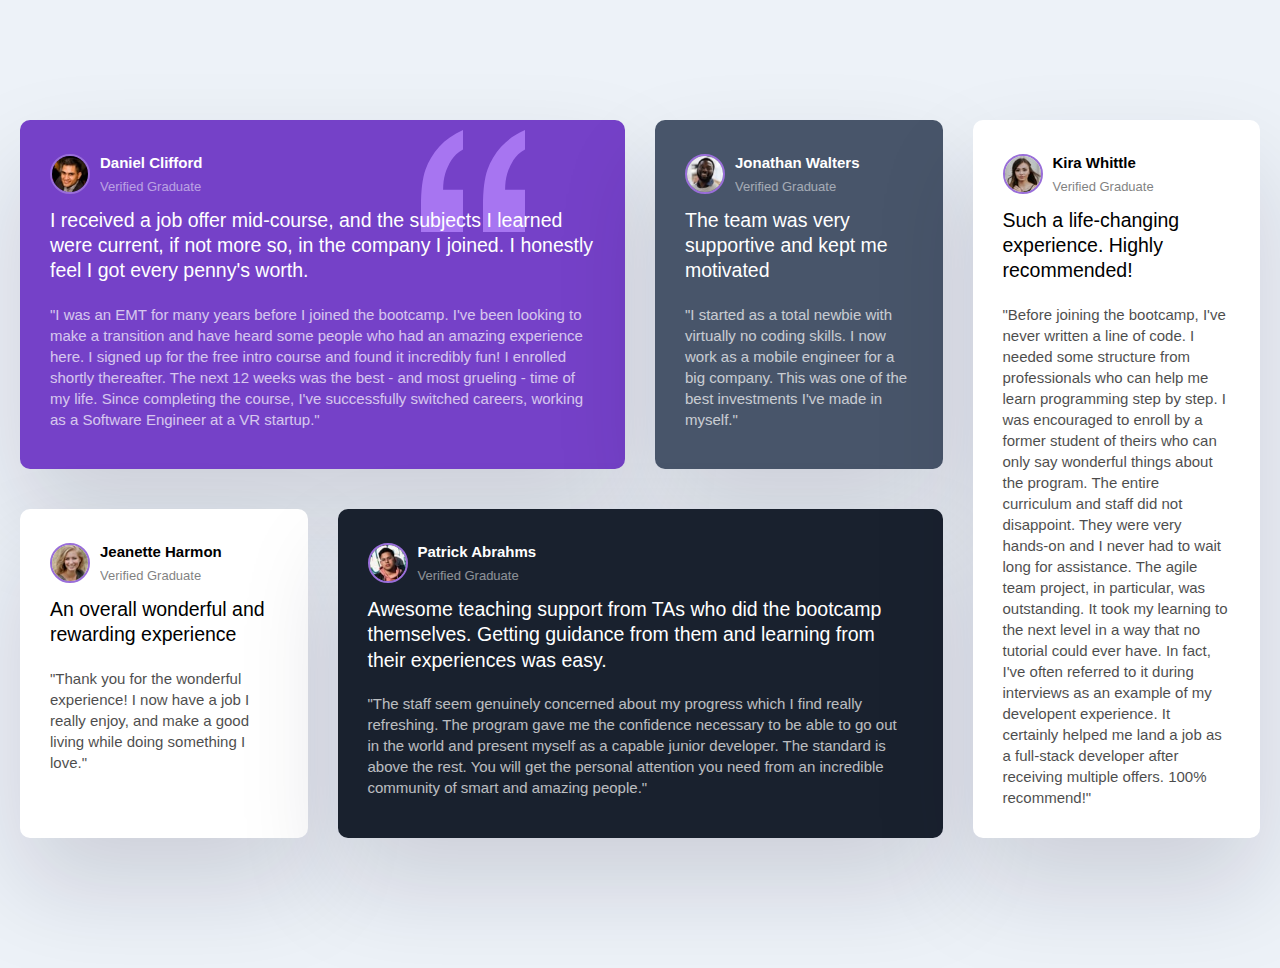
<file: project/index.html>
<!DOCTYPE html>
<html lang="en">
  <head>
    <meta charset="UTF-8" />
    <meta http-equiv="X-UA-Compatible" content="IE=edge" />
    <meta name="viewport" content="width=device-width, initial-scale=1.0" />
    <link rel="stylesheet" href="style.css" />
    <title>Testimonials</title>
  </head>
  <body>
    <div class="testimonials">
      <div class="card card--bg-purple">
        <header class="card__header">
          <img src="images/image-daniel.jpg" class="card__img" alt="" />
          <div>
            <h3>Daniel Clifford</h3>
            <p>Verified Graduate</p>
          </div>
        </header>
        <p class="card__lead">
          I received a job offer mid-course, and the subjects I learned were
          current, if not more so, in the company I joined. I honestly feel I
          got every penny's worth.
        </p>
        <p class="card__quote">
          "I was an EMT for many years before I joined the bootcamp. I've been
          looking to make a transition and have heard some people who had an
          amazing experience here. I signed up for the free intro course and
          found it incredibly fun! I enrolled shortly thereafter. The next 12
          weeks was the best - and most grueling - time of my life. Since
          completing the course, I've successfully switched careers, working as
          a Software Engineer at a VR startup."
        </p>
      </div>

      <div class="card card--bg-gray-blue">
        <header class="card__header">
          <img src="images/image-jonathan.jpg" class="card__img" alt="" />
          <div>
            <h3>Jonathan Walters</h3>
            <p>Verified Graduate</p>
          </div>
        </header>
        <p class="card__lead">
          The team was very supportive and kept me motivated
        </p>
        <p class="card__quote">
          "I started as a total newbie with virtually no coding skills. I now
          work as a mobile engineer for a big company. This was one of the best
          investments I've made in myself."
        </p>
      </div>

      <div class="card">
        <header class="card__header">
          <img src="images/image-jeanette.jpg" class="card__img" alt="" />
          <div>
            <h3>Jeanette Harmon</h3>
            <p>Verified Graduate</p>
          </div>
        </header>
        <p class="card__lead">An overall wonderful and rewarding experience</p>
        <p class="card__quote">
          "Thank you for the wonderful experience! I now have a job I really
          enjoy, and make a good living while doing something I love."
        </p>
      </div>

      <div class="card card--bg-black-blue">
        <header class="card__header">
          <img src="images/image-patrick.jpg" class="card__img" alt="" />
          <div>
            <h3>Patrick Abrahms</h3>
            <p>Verified Graduate</p>
          </div>
        </header>
        <p class="card__lead">
          Awesome teaching support from TAs who did the bootcamp themselves.
          Getting guidance from them and learning from their experiences was
          easy.
        </p>
        <p class="card__quote">
          "The staff seem genuinely concerned about my progress which I find
          really refreshing. The program gave me the confidence necessary to be
          able to go out in the world and present myself as a capable junior
          developer. The standard is above the rest. You will get the personal
          attention you need from an incredible community of smart and amazing
          people."
        </p>
      </div>

      <div class="card">
        <header class="card__header">
          <img src="images/image-kira.jpg" class="card__img" alt="" />
          <div>
            <h3>Kira Whittle</h3>
            <p>Verified Graduate</p>
          </div>
        </header>
        <p class="card__lead">
          Such a life-changing experience. Highly recommended!
        </p>
        <p class="card__quote">
          "Before joining the bootcamp, I've never written a line of code. I
          needed some structure from professionals who can help me learn
          programming step by step. I was encouraged to enroll by a former
          student of theirs who can only say wonderful things about the program.
          The entire curriculum and staff did not disappoint. They were very
          hands-on and I never had to wait long for assistance. The agile team
          project, in particular, was outstanding. It took my learning to the
          next level in a way that no tutorial could ever have. In fact, I've
          often referred to it during interviews as an example of my developent
          experience. It certainly helped me land a job as a full-stack
          developer after receiving multiple offers. 100% recommend!"
        </p>
      </div>
    </div>
  </body>
</html>
</file>
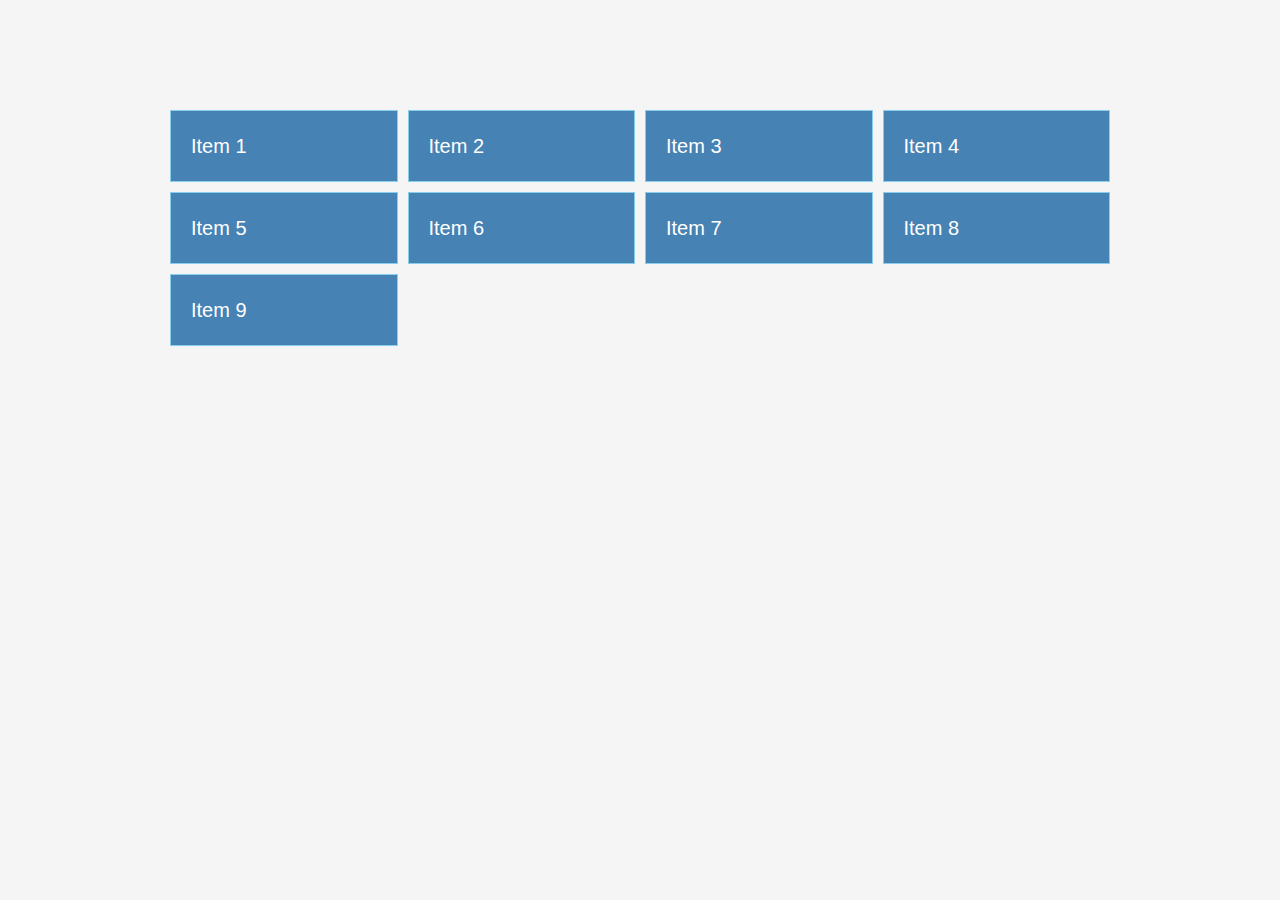
<file: grid.html>
<!DOCTYPE html>
<html lang="en">
  <head>
    <meta charset="UTF-8" />
    <meta http-equiv="X-UA-Compatible" content="IE=edge" />
    <meta name="viewport" content="width=device-width, initial-scale=1.0" />
    <link rel="stylesheet" href="grid.css" />
    <title>CSS Grid Crash Course</title>
  </head>
  <body>
    <div class="container">
      <div class="item">Item 1</div>
      <div class="item">Item 2</div>
      <div class="item">Item 3</div>
      <div class="item">Item 4</div>
      <div class="item">Item 5</div>
      <div class="item">Item 6</div>
      <div class="item">Item 7</div>
      <div class="item">Item 8</div>
      <div class="item">Item 9</div>
    </div>
  </body>
</html>
</file>
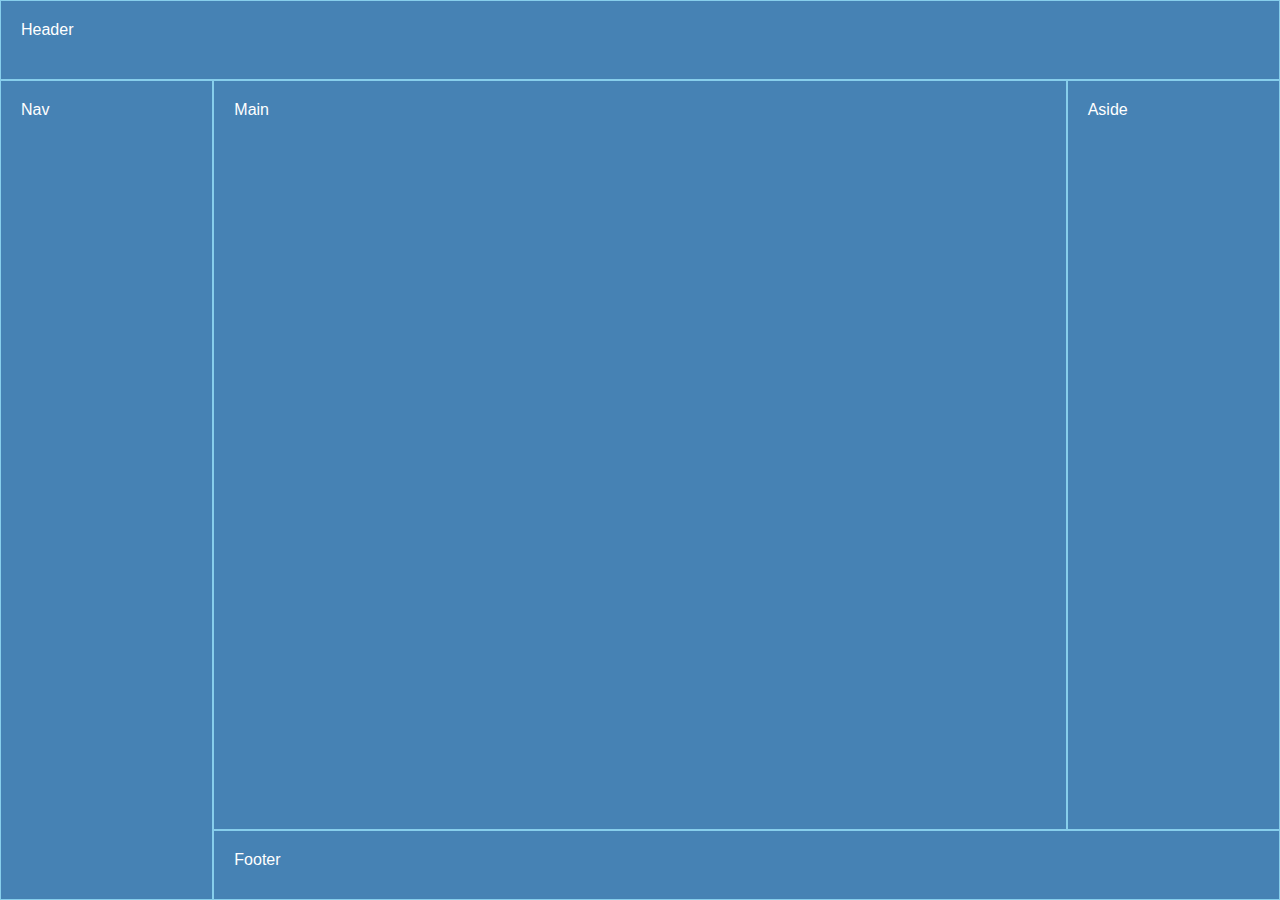
<file: sandbox/grid2.html>
<!DOCTYPE html>
<html lang="en">
  <head>
    <meta charset="UTF-8" />
    <meta http-equiv="X-UA-Compatible" content="IE=edge" />
    <meta name="viewport" content="width=device-width, initial-scale=1.0" />
    <link rel="stylesheet" href="grid2.css" />
    <title>CSS Grid Template Areas</title>
  </head>
  <body>
    <header>Header</header>
    <main>Main</main>
    <nav>Nav</nav>
    <aside>Aside</aside>
    <footer>Footer</footer>
  </body>
</html>
</file>
<file: project/style.css>
* {
  box-sizing: border-box;
  padding: 0;
  margin: 0;
}

body {
  background: #edf2f8;
  font-family: Verdana, Geneva, Tahoma, sans-serif;
  font-size: 13px;
  line-height: 1.7;
}

.testimonials {
  max-width: 1440px;
  margin: 100px auto;
  padding: 20px;
  display: grid;
  grid-template-columns: repeat(4, 1fr);
  gap: 30px;
}

.card {
  background: #fff;
  border-radius: 10px;
  padding: 30px;
  box-shadow: rgba(17, 12, 46, 0.15) 0px 48px 100px 0px;
  margin-bottom: 10px;
}

.card__header {
  display: flex;
  align-items: center;
  margin-bottom: 10px;
}

.card__header h3 {
  font-size: 15px;
}

.card__header p {
  opacity: 50%;
}

.card__img {
  width: 40px;
  height: 40px;
  border-radius: 50%;
  border: 2px solid #996ed9;
  margin-right: 10px;
}

.card__lead {
  font-size: 1.5em;
  font-weight: 500;
  line-height: 1.3;
  margin-bottom: 20px;
}

.card__quote {
  font-size: 15px;
  font-weight: 500;
  line-height: 1.4;
  opacity: 70%;
}

.card--bg-purple {
  background: hsl(263, 55%, 52%);
  color: #fff;
  background-image: url(./images/bg-pattern-quotation.svg);
  background-repeat: no-repeat;
  background-position: top 10px right 100px;
}

.card--bg-gray-blue {
  background: hsl(217, 19%, 35%);
  color: #fff;
}

.card--bg-black-blue {
  background: hsl(219, 29%, 14%);
  color: #fff;
}

.card:nth-of-type(1) {
  grid-column: 1 / 3;
}

.card:nth-of-type(4) {
  grid-column: 2 / 4;
  grid-row: 2 / 3;
}

.card:nth-of-type(5) {
  grid-column: 4 / 5;
  grid-row: 1 / 3;
}

@media (max-width: 768px) {
  .testimonials {
    grid-template-columns: 1fr;
    width: 100%;
  }
  .card:nth-of-type(1) {
    grid-column: 1 / 2;
  }

  .card:nth-of-type(4) {
    grid-column: 1 / 2;
    grid-row: 4;
  }

  .card:nth-of-type(5) {
    grid-column: 1;
    grid-row: 5;
  }
}
</file>
<file: grid.css>
* {
  box-sizing: border-box;
  padding: 0;
  margin: 0;
}

body {
  font-family: Verdana, Geneva, Tahoma, sans-serif;
  font-size: 16px;
  line-height: 1.5;
  color: #333;
  background: #f5f5f5;
}

.container {
  max-width: 960px;
  margin: 100px auto;
  padding: 10px;
  display: grid;
  /* grid-template-columns: repeat(3, 1fr); */
  grid-template-columns: repeat(auto-fill, minmax(200px, 1fr));
  gap: 10px;

  /* 
  align-items: end;
  justify-content: end; */

  /* same as "gap: 10px;"
  column-gap: 10px;
  row-gap: 10px; */

  /* grid-auto-rows: minmax(100px, auto); */
  /* grid-template-rows: repeat(3, 1fr); */
}

.item {
  background: steelblue;
  color: #fff;
  font-size: 20px;
  padding: 20px;
  border: skyblue 1px solid;
}

/* .item:nth-of-type(1) {
  background: black;

  grid-column-start: 1;
  grid-column-end: 3; 
  grid-column: 1 / 3;

   width: 100px;
  height: 100px;

  align-self: center;
  justify-self: center; 
}

.item:nth-of-type(3) {
  background: #333;
  grid-row: 2 / 4;
}

.item:nth-of-type(4) {
  background: #333;
  grid-row: 2 / 4;
} */

@media (max-width: 500px) {
  .container {
    grid-template-columns: 1fr;
  }
}
</file>
<file: sandbox/grid2.css>
* {
  box-sizing: border-box;
  padding: 0;
  margin: 0;
}

body {
  font-family: Verdana, Geneva, Tahoma, sans-serif;
  font-size: 16px;
  height: 100vh;

  display: grid;
  grid-template-areas:
    "header header header"
    "nav content sidebar"
    "nav footer footer";

  grid-template-columns: 1fr 4fr 1fr;
  grid-template-rows: 80px 1fr 70px;
}

header,
footer,
main,
aside,
nav {
  background-color: steelblue;
  color: #fff;
  padding: 20px;
  border: skyblue 1px solid;
}

header {
  grid-area: header;
}

nav {
  grid-area: nav;
}

main {
  grid-area: content;
}

aside {
  grid-area: sidebar;
}

footer {
  grid-area: footer;
}
</file>
